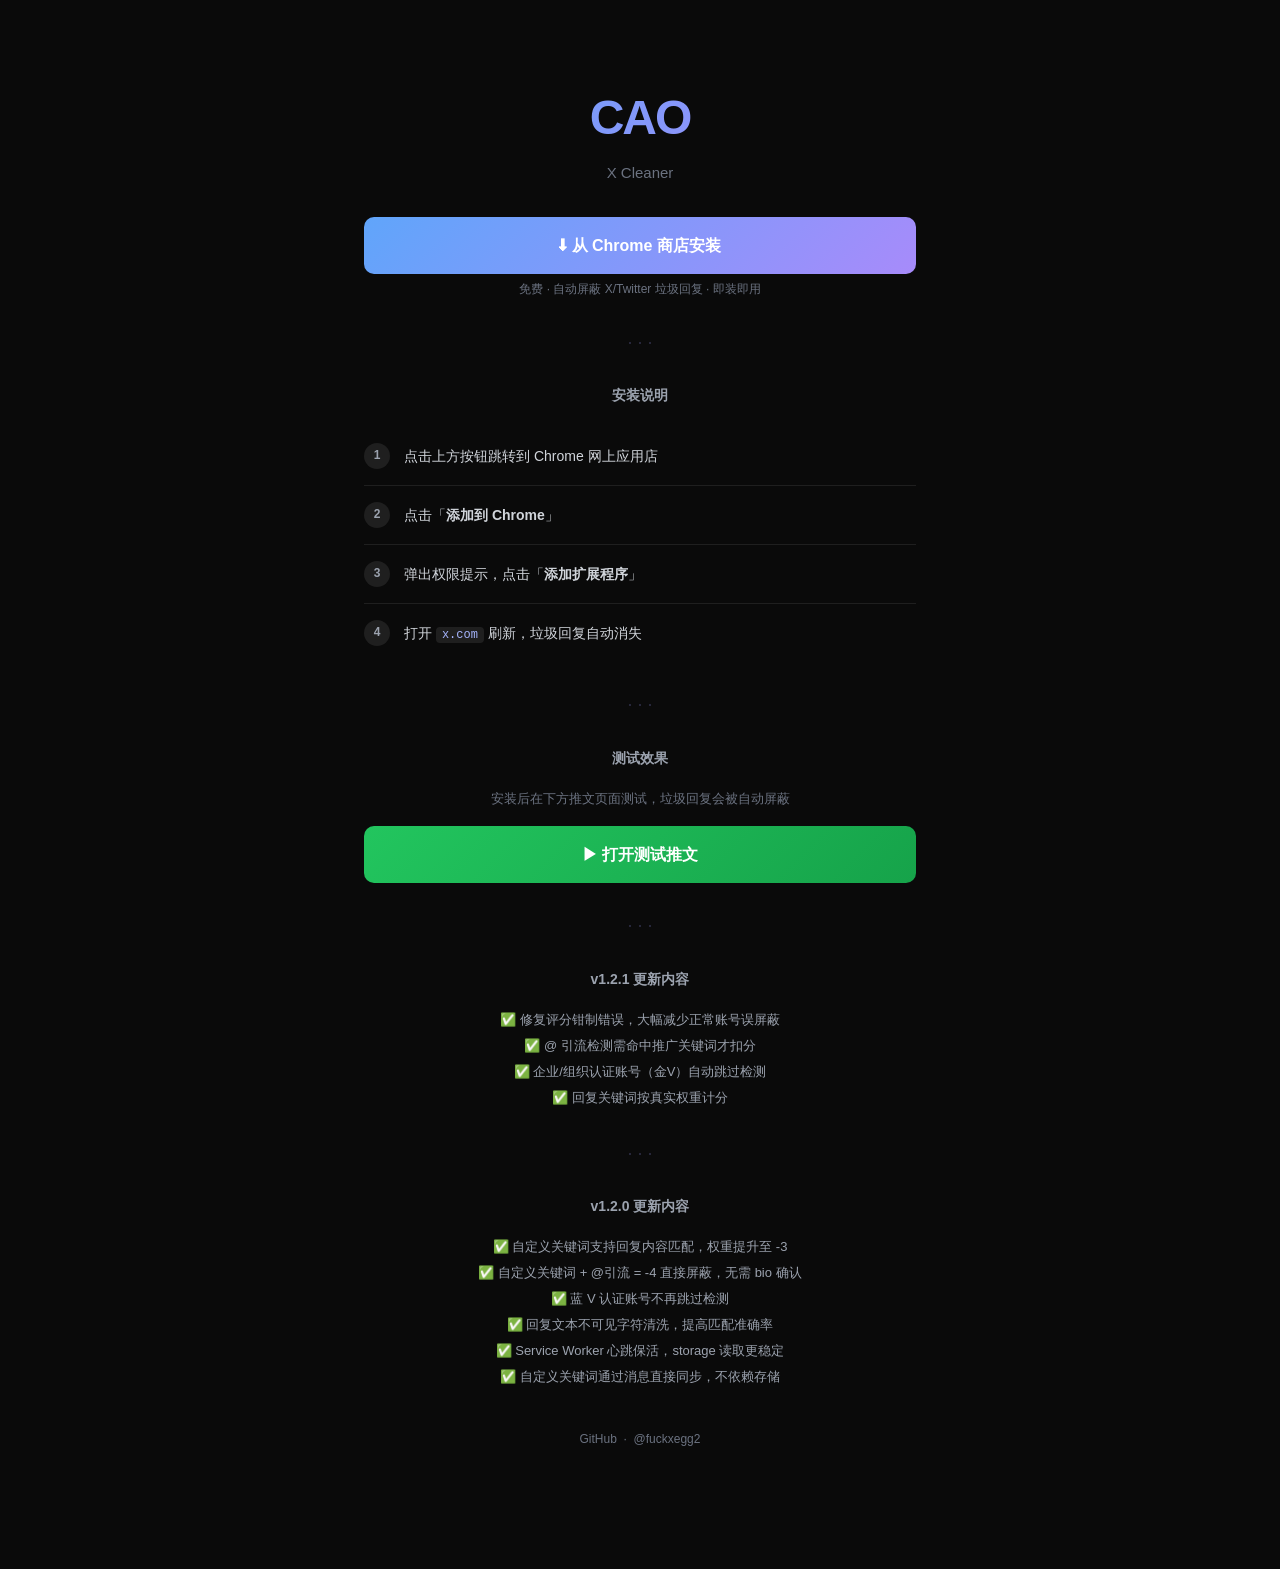
<file: index.html>
<!doctype html>
<html lang="zh-CN">
<head>
  <meta charset="utf-8">
  <meta name="viewport" content="width=device-width, initial-scale=1">
  <title>CAO · Clean Accounts Optimizer</title>
  <meta name="description" content="CAO · Clean Accounts Optimizer — 自动屏蔽 X/Twitter 垃圾内容，装上即用。">
  <meta property="og:title" content="CAO · Clean Accounts Optimizer">
  <meta property="og:description" content="CAO · Clean Accounts Optimizer — 自动屏蔽 X/Twitter 垃圾内容，装上即用。">
  <style>
    * { box-sizing: border-box; margin: 0; padding: 0; }
    body {
      font-family: -apple-system, BlinkMacSystemFont, "Segoe UI", Arial, sans-serif;
      background: #0a0a0a;
      color: #e5e7eb;
      line-height: 1.6;
    }
    .container { max-width: 600px; margin: 0 auto; padding: 80px 24px; }

    .logo {
      text-align: center;
      font-size: 48px; font-weight: 800; letter-spacing: -2px;
      background: linear-gradient(135deg, #60a5fa, #a78bfa);
      -webkit-background-clip: text; -webkit-text-fill-color: transparent;
      margin-bottom: 4px;
    }
    .subtitle {
      text-align: center;
      font-size: 15px; color: #6b7280; margin-bottom: 32px;
    }

    .btn {
      display: block; width: 100%;
      padding: 16px; border-radius: 10px;
      font-size: 16px; font-weight: 700; text-decoration: none;
      text-align: center;
      background: linear-gradient(135deg, #60a5fa, #a78bfa); color: #fff;
      margin-bottom: 6px;
    }
    .btn:hover { opacity: .85; }
    .btn-meta {
      text-align: center; font-size: 12px; color: #6b7280;
      margin-bottom: 24px;
    }

    .divider { text-align: center; color: #2d2d44; font-size: 18px; margin: 28px 0; }

    ol {
      list-style: none; padding: 0;
    }
    ol li {
      counter-increment: step;
      display: flex; gap: 14px;
      padding: 16px 0; border-bottom: 1px solid #1f1f1f;
      font-size: 14px; color: #d1d5db;
    }
    ol li:last-child { border-bottom: none; }
    ol li::before {
      content: counter(step);
      flex-shrink: 0;
      width: 26px; height: 26px;
      border-radius: 50%;
      background: #1f1f1f;
      color: #9ca3af;
      display: flex; align-items: center; justify-content: center;
      font-size: 12px; font-weight: 600;
    }
    ol li div { padding-top: 2px; }
    code {
      background: #1f1f1f; color: #a5b4fc; padding: 1px 6px; border-radius: 4px;
      font-size: 12px;
    }

    .footer { text-align: center; color: #6b7280; font-size: 12px; padding: 40px 0; }
    .footer a { color: #6b7280; text-decoration: none; }
    .footer a:hover { color: #9ca3af; }

    @media (max-width: 600px) {
      .container { padding: 48px 20px; }
      .logo { font-size: 36px; }
    }
  </style>
</head>
<body>
  <div class="container">

    <div class="logo">CAO</div>
    <div class="subtitle">X Cleaner</div>

    <a class="btn" href="https://chromewebstore.google.com/detail/cao-%E2%80%94-clean-accounts-opti/fjjblfjdddmkidnealikcjdolcjlilob" target="_blank">⬇ 从 Chrome 商店安装</a>
    <div class="btn-meta">免费 · 自动屏蔽 X/Twitter 垃圾回复 · 即装即用</div>

    <div class="divider">· · ·</div>

    <h2 style="font-size:14px;font-weight:700;text-align:center;color:#9ca3af;margin-bottom:20px;">安装说明</h2>

    <ol>
      <li><div>点击上方按钮跳转到 Chrome 网上应用店</div></li>
      <li><div>点击「<strong>添加到 Chrome</strong>」</div></li>
      <li><div>弹出权限提示，点击「<strong>添加扩展程序</strong>」</div></li>
      <li><div>打开 <code>x.com</code> 刷新，垃圾回复自动消失</div></li>
    </ol>

    <div class="divider">· · ·</div>

    <h2 style="font-size:14px;font-weight:700;text-align:center;color:#9ca3af;margin-bottom:20px;">测试效果</h2>
    <p style="text-align:center;font-size:13px;color:#6b7280;margin-bottom:16px;">安装后在下方推文页面测试，垃圾回复会被自动屏蔽</p>
    <a class="btn" style="background:linear-gradient(135deg,#22c55e,#16a34a)" href="https://x.com/fuckxegg2/status/2082507826430386328" target="_blank">▶ 打开测试推文</a>

    <div class="divider">· · ·</div>

    <h2 style="font-size:14px;font-weight:700;text-align:center;color:#9ca3af;margin-bottom:16px;">v1.2.1 更新内容</h2>
    <ul style="font-size:13px;color:#9ca3af;list-style:none;padding:0;text-align:center;line-height:2;">
      <li>✅ 修复评分钳制错误，大幅减少正常账号误屏蔽</li>
      <li>✅ @ 引流检测需命中推广关键词才扣分</li>
      <li>✅ 企业/组织认证账号（金V）自动跳过检测</li>
      <li>✅ 回复关键词按真实权重计分</li>
    </ul>

    <div class="divider">· · ·</div>

    <h2 style="font-size:14px;font-weight:700;text-align:center;color:#9ca3af;margin-bottom:16px;">v1.2.0 更新内容</h2>
    <ul style="font-size:13px;color:#9ca3af;list-style:none;padding:0;text-align:center;line-height:2;">
      <li>✅ 自定义关键词支持回复内容匹配，权重提升至 -3</li>
      <li>✅ 自定义关键词 + @引流 = -4 直接屏蔽，无需 bio 确认</li>
      <li>✅ 蓝 V 认证账号不再跳过检测</li>
      <li>✅ 回复文本不可见字符清洗，提高匹配准确率</li>
      <li>✅ Service Worker 心跳保活，storage 读取更稳定</li>
      <li>✅ 自定义关键词通过消息直接同步，不依赖存储</li>
    </ul>

    <div class="footer">
      <a href="https://github.com/hoosin933767/cao" target="_blank">GitHub</a>
      &nbsp;·&nbsp;
      <a href="https://x.com/fuckxegg2" target="_blank">@fuckxegg2</a>
    </div>

  </div>
</body>
</html>
</file>
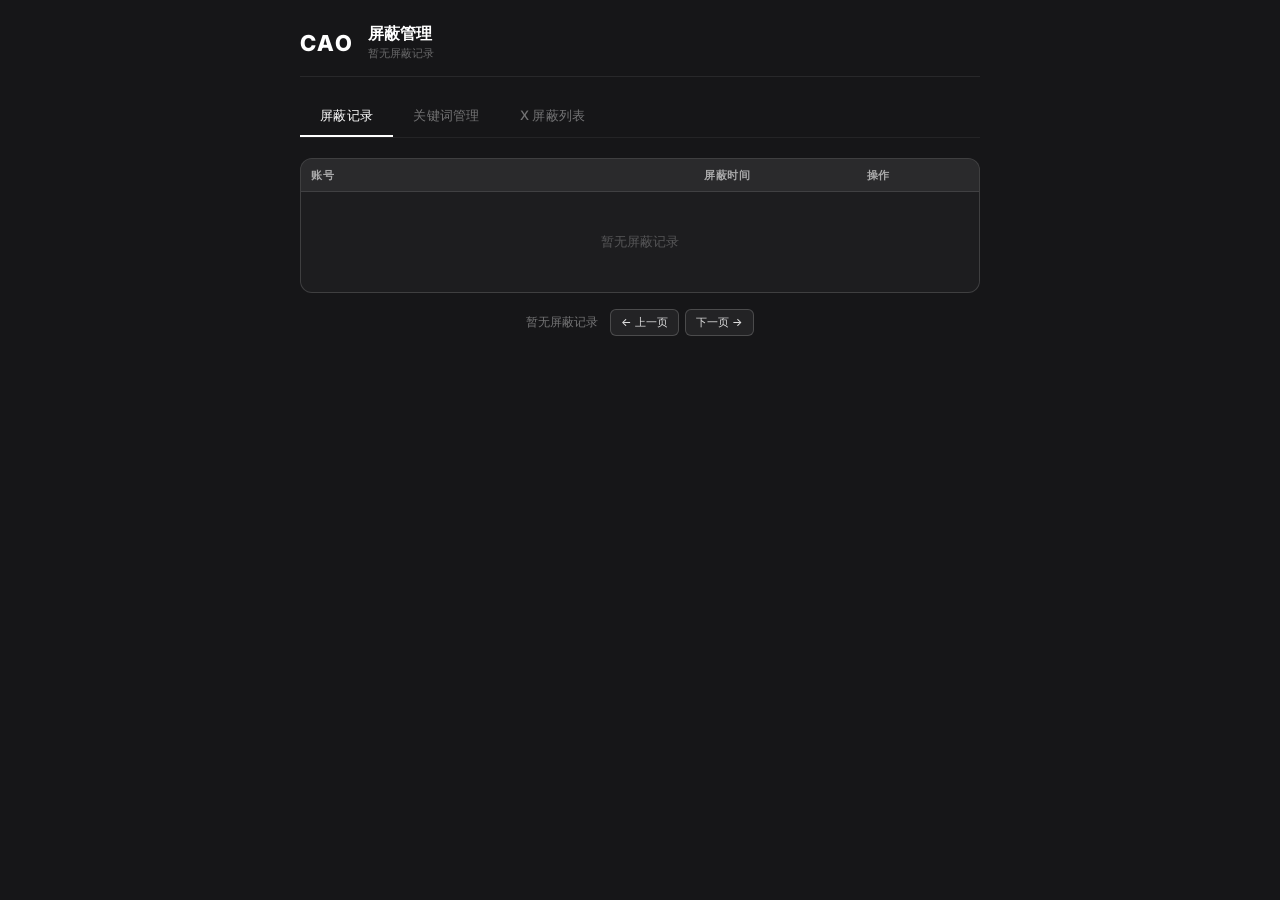
<file: extension/block.html>
<!doctype html>
<html lang="zh-CN">
  <head>
    <meta charset="utf-8">
    <meta name="viewport" content="width=device-width, initial-scale=1">
    <title>CAO · 屏蔽管理</title>
    <link rel="stylesheet" href="block.css">
  </head>
  <body>

    <div class="page-wrap">

      <!-- Header -->
      <header class="page-header">
        <div class="header-left">
          <span class="header-logo">CAO</span>
          <div class="header-title-area">
            <h1>屏蔽管理</h1>
            <p id="historySummary">加载中…</p>
          </div>
        </div>
      </header>

      <!-- Tab Navigation -->
      <nav class="tab-nav" id="mainTabs">
        <button class="tab-btn active" data-tab="history">屏蔽记录</button>
        <button class="tab-btn" data-tab="keywords">关键词管理</button>
        <button class="tab-btn" data-tab="blocked">X 屏蔽列表</button>
      </nav>

      <!-- Tab: 屏蔽记录 -->
      <div class="tab-content active" id="tab-history">
        <div class="glass-card section" style="padding:0;overflow:hidden;">
          <div class="table-wrap" style="border:none;border-radius:0;">
            <table>
              <colgroup>
                <col class="col-account">
                <col class="col-time">
                <col class="col-action">
              </colgroup>
              <thead>
                <tr>
                  <th>账号</th>
                  <th>屏蔽时间</th>
                  <th>操作</th>
                </tr>
              </thead>
              <tbody id="historyBody"></tbody>
            </table>
            <div id="historyEmpty" class="empty-state">暂无屏蔽记录</div>
          </div>
        </div>
        <footer class="pagination">
          <span id="historyPageInfo"></span>
          <div class="pagination-btns">
            <button id="historyPrevBtn" type="button" class="btn btn-sm">← 上一页</button>
            <button id="historyNextBtn" type="button" class="btn btn-sm">下一页 →</button>
          </div>
        </footer>
      </div>

      <!-- Tab: 关键词管理 -->
      <div class="tab-content" id="tab-keywords">
        <section class="glass-card kw-section">
          <div class="section-header">
            <h2>关键词管理 <span id="kwCount" class="count">(0)</span></h2>
          </div>
          <p class="kw-desc">自定义关键词可手动添加或删除。系统内置为固定规则。</p>
          <div class="kw-tabs" id="kwTabs">
            <button class="kw-tab active" data-cat="keywords">关键词</button>
            <button class="kw-tab" data-cat="redirect">引流词</button>
          </div>
          <div class="kw-list" id="kwList"><div class="kw-empty">加载中…</div></div>
          <div class="kw-add">
            <input id="kwInput" type="text" placeholder="输入新关键词">
            <button id="kwAddBtn" type="button" class="btn btn-primary">添加</button>
          </div>
          <p id="kwInfo" class="kw-info"></p>
        </section>
      </div>

      <!-- Tab: X 屏蔽列表 -->
      <div class="tab-content" id="tab-blocked">
        <section class="glass-card blocked-section">
          <div class="section-header">
            <h2>X 屏蔽列表 <span id="blockedCount" class="count">(0)</span></h2>
            <div class="blocked-actions">
              <button id="syncBlockedBtn" type="button" class="btn btn-primary">从 X 同步</button>
              <span id="blockedStatus"></span>
            </div>
          </div>
          <div id="blockedList" class="blocked-list"><div class="kw-empty">暂无数据</div></div>
        </section>
      </div>

    </div>

    <script src="block.js"></script>
  </body>
</html>
</file>
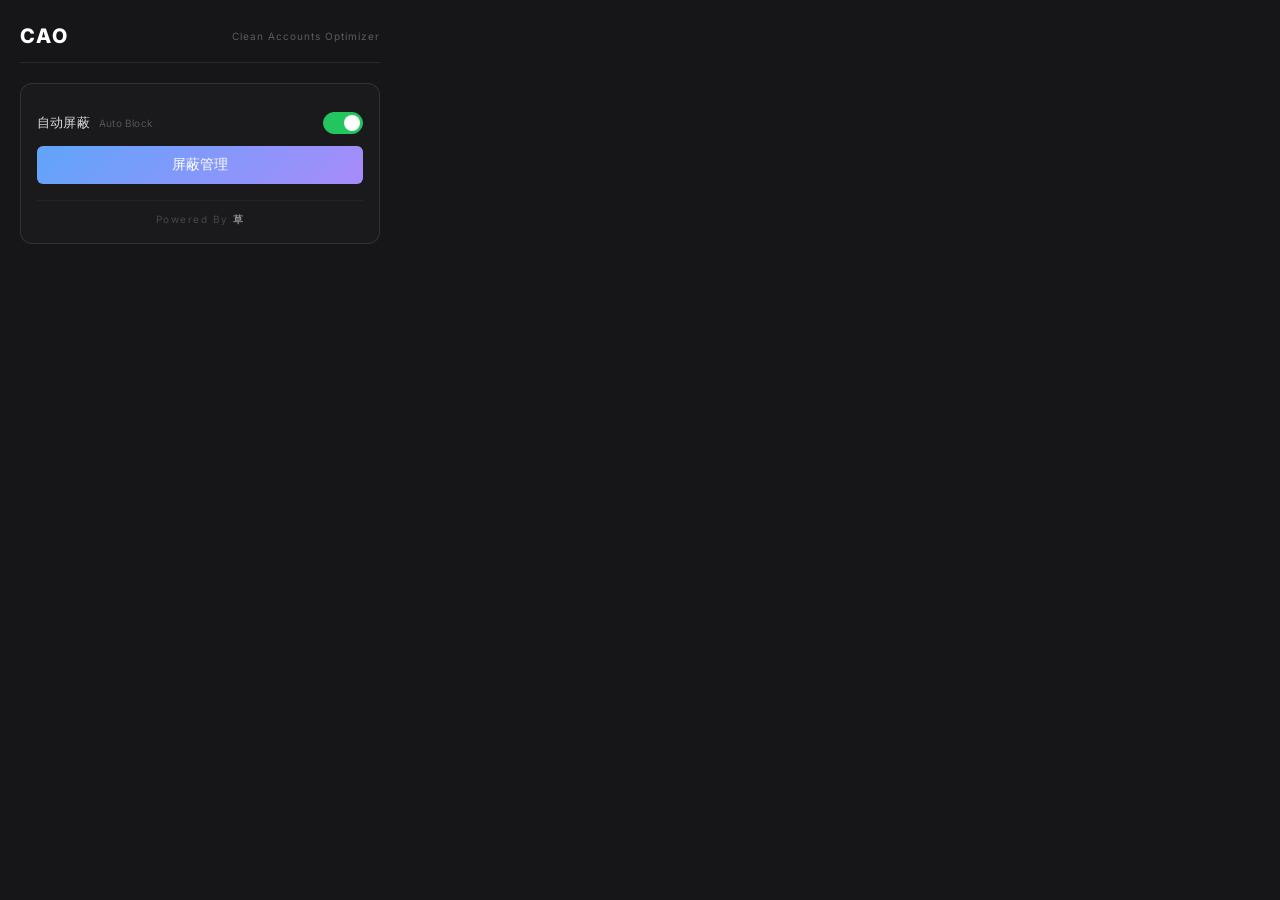
<file: extension/popup.html>
<!DOCTYPE html>
<html lang="zh-CN">
<head>
  <meta charset="UTF-8" />
  <meta name="viewport" content="width=device-width, initial-scale=1.0" />
  <title>CAO · X Cleaner</title>
  <link rel="stylesheet" href="popup.css" />
</head>
<body>

  <div class="ui-wrap">

    <!-- Header -->
    <div class="header">
      <span class="header-logo">CAO</span>
      <span class="header-logo-sub">Clean Accounts Optimizer</span>
    </div>

    <!-- Settings Card -->
    <div class="card">

      <!-- Toggle: Auto Block -->
      <label class="toggle-row">
        <span class="toggle-label">
          自动屏蔽
          <span class="toggle-hint">Auto Block</span>
        </span>
        <span class="toggle-switch">
          <input type="checkbox" id="autoBlockCheckbox" checked />
          <span class="toggle-slider"></span>
        </span>
      </label>

      <!-- Buttons -->
      <button class="btn-main" id="reportBtn">
        屏蔽管理
      </button>

      <!-- Footer -->
      <div class="footer">
        Powered By
        <a href="https://x.com/fuckxegg2" target="_blank" rel="noopener noreferrer" class="footer-link">草</a>
      </div>

    </div>

  </div>

  <script src="popup.js"></script>
</body>
</html>
</file>
<file: extension/block.css>
@import url('https://fonts.googleapis.com/css2?family=Inter:wght@400;500;600;700;800&display=swap');

* {
  box-sizing: border-box;
  margin: 0;
  padding: 0;
}

body {
  background: #161618;
  color: #fff;
  font-family: 'Inter', system-ui, -apple-system, sans-serif;
  min-height: 100vh;
  line-height: 1.5;
}

.page-wrap {
  max-width: 720px;
  margin: 0 auto;
  padding: 24px 20px 40px;
}

/* ===== Header ===== */
.page-header {
  display: flex;
  align-items: center;
  justify-content: space-between;
  margin-bottom: 20px;
  padding-bottom: 14px;
  border-bottom: 1px solid rgba(255, 255, 255, 0.08);
}

.header-left {
  display: flex;
  align-items: center;
  gap: 14px;
}

.header-logo {
  font-size: 22px;
  font-weight: 800;
  color: #fff;
  letter-spacing: 2px;
  user-select: none;
  line-height: 1;
}

.header-title-area h1 {
  font-size: 16px;
  font-weight: 600;
  color: #fff;
  margin: 0;
  line-height: 1.2;
}

.header-title-area p {
  font-size: 11px;
  color: rgba(255, 255, 255, 0.35);
  margin: 2px 0 0;
}

.header-actions {
  display: flex;
  align-items: center;
  gap: 12px;
}

/* ===== Tab Navigation ===== */
.tab-nav {
  display: flex;
  gap: 0;
  margin-bottom: 0;
  border-bottom: 1px solid rgba(255, 255, 255, 0.06);
}

.tab-btn {
  padding: 10px 20px;
  background: none;
  border: none;
  color: rgba(255, 255, 255, 0.4);
  font-size: 13px;
  font-weight: 500;
  font-family: 'Inter', system-ui, sans-serif;
  cursor: pointer;
  border-bottom: 2px solid transparent;
  transition: all 0.2s ease;
  letter-spacing: 0.3px;
}

.tab-btn:hover {
  color: rgba(255, 255, 255, 0.7);
}

.tab-btn.active {
  color: #fff;
  border-bottom-color: #fff;
}

.tab-content {
  display: none;
  padding-top: 20px;
}

.tab-content.active {
  display: block;
}

/* ===== Glass Card ===== */
.glass-card {
  border: 1px solid rgba(255, 255, 255, 0.15);
  border-radius: 12px;
  background: rgba(255, 255, 255, 0.03);
  padding: 20px;
  width: 100%;
}

.section {
  margin-bottom: 16px;
}

/* ===== Toggle Switch (shared with popup) ===== */
.toggle-switch {
  position: relative;
  width: 40px;
  height: 22px;
  flex-shrink: 0;
}

.toggle-switch input {
  opacity: 0;
  width: 0;
  height: 0;
}

.toggle-slider {
  position: absolute;
  cursor: pointer;
  top: 0;
  left: 0;
  right: 0;
  bottom: 0;
  background: rgba(255, 255, 255, 0.1);
  border-radius: 22px;
  transition: all 0.3s ease;
  border: 1px solid rgba(255, 255, 255, 0.08);
}

.toggle-slider::before {
  content: "";
  position: absolute;
  height: 16px;
  width: 16px;
  left: 2px;
  bottom: 2px;
  background: rgba(255, 255, 255, 0.6);
  border-radius: 50%;
  transition: all 0.3s ease;
}

.toggle-switch input:checked + .toggle-slider {
  background: #22c55e;
  border-color: #22c55e;
}

.toggle-switch input:checked + .toggle-slider::before {
  transform: translateX(18px);
  background: #fff;
}

/* ===== Table ===== */
.table-wrap {
  overflow-x: auto;
}

table {
  width: 100%;
  table-layout: fixed;
  border-collapse: collapse;
  font-size: 13px;
}

col.col-account {
  width: 58%;
}

col.col-time {
  width: 24%;
}

col.col-action {
  width: 18%;
}

thead th {
  text-align: left;
  padding: 8px 10px;
  font-weight: 600;
  color: rgba(255, 255, 255, 0.6);
  font-size: 11px;
  text-transform: uppercase;
  letter-spacing: 0.5px;
  border-bottom: 1px solid rgba(255, 255, 255, 0.1);
  background: rgba(255, 255, 255, 0.06);
}

tbody td {
  padding: 8px 10px;
  border-bottom: 1px solid rgba(255, 255, 255, 0.08);
  vertical-align: middle;
}

tbody tr:hover {
  background: rgba(255, 255, 255, 0.04);
}

tbody tr:last-child td {
  border-bottom: none;
}

.account-cell {
  display: flex;
  align-items: center;
  gap: 8px;
}

.avatar {
  width: 28px;
  height: 28px;
  border-radius: 50%;
  object-fit: cover;
  flex-shrink: 0;
  background: rgba(255, 255, 255, 0.05);
}

.avatar-placeholder {
  width: 28px;
  height: 28px;
  border-radius: 50%;
  background: rgba(255, 255, 255, 0.06);
  flex-shrink: 0;
  display: flex;
  align-items: center;
  justify-content: center;
  font-size: 12px;
  color: rgba(255, 255, 255, 0.3);
}

.account-name {
  font-weight: 500;
  color: #fff;
  max-width: 180px;
  overflow: hidden;
  text-overflow: ellipsis;
  white-space: nowrap;
}

.account-handle {
  font-size: 11px;
  color: rgba(255, 255, 255, 0.35);
}

.time-cell {
  font-size: 12px;
  color: rgba(255, 255, 255, 0.5);
}

.action-cell {
  text-align: right;
}

/* ===== Buttons ===== */
.btn {
  display: inline-flex;
  align-items: center;
  justify-content: center;
  padding: 7px 14px;
  border: 1px solid rgba(255, 255, 255, 0.18);
  border-radius: 6px;
  background: rgba(255, 255, 255, 0.06);
  color: rgba(255, 255, 255, 0.85);
  font-size: 12px;
  font-weight: 500;
  font-family: 'Inter', system-ui, sans-serif;
  cursor: pointer;
  transition: all 0.2s ease;
  gap: 4px;
}

.btn:hover {
  background: rgba(255, 255, 255, 0.12);
  border-color: rgba(255, 255, 255, 0.3);
}

.btn-sm {
  padding: 5px 10px;
  font-size: 11px;
}

.btn-danger {
  border-color: rgba(255, 80, 80, 0.35);
  color: rgba(255, 80, 80, 0.85);
}

.btn-danger:hover {
  background: rgba(255, 80, 80, 0.15);
  border-color: rgba(255, 80, 80, 0.5);
  color: #ff6b6b;
}

.btn-primary {
  border-color: rgba(255, 255, 255, 0.25);
  color: #fff;
}

.btn-primary:hover {
  background: rgba(255, 255, 255, 0.12);
  border-color: rgba(255, 255, 255, 0.4);
}

/* ===== Pagination ===== */
.pagination {
  display: flex;
  align-items: center;
  justify-content: center;
  gap: 12px;
  margin-top: 14px;
  font-size: 12px;
  color: rgba(255, 255, 255, 0.4);
}

.pagination-btns {
  display: flex;
  gap: 6px;
}

.blocked-pagination {
  display: flex;
  align-items: center;
  justify-content: center;
  gap: 12px;
  margin-top: 14px;
  padding: 9px 4px;
}

.blocked-page-info {
  font-size: 12px;
  color: rgba(255, 255, 255, 0.4);
}

/* ===== Empty State ===== */
.empty-state {
  text-align: center;
  padding: 40px 20px;
  color: rgba(255, 255, 255, 0.25);
  font-size: 13px;
}

/* ===== Keywords ===== */
.kw-section {
  margin-bottom: 16px;
}

.section-header {
  display: flex;
  align-items: center;
  justify-content: space-between;
  margin-bottom: 12px;
}

.section-header h2 {
  font-size: 14px;
  font-weight: 600;
  color: #fff;
}

.count {
  font-size: 12px;
  font-weight: 400;
  color: rgba(255, 255, 255, 0.35);
  margin-left: 4px;
}

.kw-desc {
  font-size: 12px;
  color: rgba(255, 255, 255, 0.35);
  margin-bottom: 14px;
  line-height: 1.5;
}

.kw-tabs {
  display: flex;
  gap: 0;
  margin-bottom: 12px;
  border-bottom: 1px solid rgba(255, 255, 255, 0.06);
}

.kw-tab {
  padding: 8px 14px;
  background: none;
  border: none;
  border-bottom: 2px solid transparent;
  color: rgba(255, 255, 255, 0.4);
  font-size: 12px;
  font-weight: 500;
  font-family: 'Inter', system-ui, sans-serif;
  cursor: pointer;
  transition: all 0.2s;
}

.kw-tab.active {
  color: #fff;
  border-bottom-color: #fff;
}

.kw-list {
  margin-bottom: 12px;
}

.kw-subtitle {
  font-size: 11px;
  color: rgba(255, 255, 255, 0.3);
  margin-bottom: 6px;
  letter-spacing: 0.5px;
}

.kw-chip {
  display: inline-flex;
  align-items: center;
  gap: 4px;
  margin: 3px 4px 3px 0;
  padding: 4px 10px;
  border-radius: 4px;
  font-size: 12px;
  background: rgba(255, 255, 255, 0.06);
  color: rgba(255, 255, 255, 0.7);
}

.kw-chip.kw-system {
  background: rgba(255, 255, 255, 0.1);
  color: rgba(255, 255, 255, 0.5);
}

.kw-chip .kw-del {
  cursor: pointer;
  color: rgba(255, 255, 255, 0.25);
  font-size: 14px;
  line-height: 1;
  transition: color 0.2s;
}

.kw-chip .kw-del:hover {
  color: rgba(255, 80, 80, 0.7);
}

.kw-empty {
  text-align: center;
  padding: 30px 20px;
  color: rgba(255, 255, 255, 0.2);
  font-size: 13px;
}

.kw-add {
  display: flex;
  gap: 6px;
}

.kw-add input {
  flex: 1;
  padding: 8px 10px;
  border: 1px solid rgba(255, 255, 255, 0.1);
  border-radius: 6px;
  background: rgba(255, 255, 255, 0.03);
  color: #fff;
  font-size: 12px;
  font-family: 'Inter', system-ui, sans-serif;
  outline: none;
  transition: border-color 0.2s;
}

.kw-add input:focus {
  border-color: rgba(255, 255, 255, 0.3);
}

.kw-add input::placeholder {
  color: rgba(255, 255, 255, 0.2);
}

.kw-add select {
  padding: 8px 10px;
  border: 1px solid rgba(255, 255, 255, 0.1);
  border-radius: 6px;
  background: rgba(255, 255, 255, 0.03);
  color: rgba(255, 255, 255, 0.7);
  font-size: 12px;
  font-family: 'Inter', system-ui, sans-serif;
  outline: none;
  cursor: pointer;
}

.kw-add select:focus {
  border-color: rgba(255, 255, 255, 0.3);
}

#kwInfo {
  font-size: 11px;
  color: rgba(255, 255, 255, 0.25);
  margin-top: 10px;
}

/* ===== Blocked List ===== */
.blocked-section {
  margin-bottom: 16px;
}

.blocked-actions {
  display: flex;
  align-items: center;
  gap: 8px;
}

#blockedStatus {
  font-size: 11px;
  color: rgba(255, 255, 255, 0.3);
}

/* ===== History Avatars ===== */
.history-account {
  display: flex;
  align-items: center;
  gap: 8px;
  text-decoration: none;
  color: inherit;
  min-width: 0;
}

.history-text-wrap {
  display: flex;
  flex-direction: column;
  min-width: 0;
  flex: 1;
  overflow: hidden;
}

.history-account:hover .history-name {
  color: #fff;
  opacity: 0.85;
}

.history-account:hover .history-handle {
  color: rgba(255, 255, 255, 0.65);
}

.history-name {
  font-weight: 500;
  color: #fff;
  overflow: hidden;
  text-overflow: ellipsis;
  white-space: nowrap;
}

.history-handle {
  font-size: 11px;
  color: rgba(255, 255, 255, 0.45);
  overflow: hidden;
  text-overflow: ellipsis;
  white-space: nowrap;
}

.history-reply {
  font-size: 11px;
  color: rgba(255, 255, 255, 0.3);
  overflow: hidden;
  text-overflow: ellipsis;
  display: -webkit-box;
  -webkit-line-clamp: 2;
  -webkit-box-orient: vertical;
  margin-top: 2px;
  line-height: 1.3;
}

.date-cell {
  font-size: 12px;
  color: rgba(255, 255, 255, 0.5);
}

.history-avatar,
.blocked-avatar {
  width: 28px;
  height: 28px;
  border-radius: 50%;
  object-fit: cover;
  flex-shrink: 0;
  background: rgba(255, 255, 255, 0.05);
}

.history-avatar-placeholder,
.blocked-avatar-placeholder {
  display: inline-flex;
  align-items: center;
  justify-content: center;
  width: 28px;
  height: 28px;
  border-radius: 50%;
  background: rgba(255, 255, 255, 0.06);
  font-size: 12px;
  color: rgba(255, 255, 255, 0.3);
  flex-shrink: 0;
}

/* ===== Unblock Button ===== */
.unblock-btn {
  display: inline-flex;
  align-items: center;
  justify-content: center;
  padding: 4px 8px;
  border: 1px solid rgba(255, 80, 80, 0.4);
  border-radius: 6px;
  background: rgba(255, 80, 80, 0.12);
  color: rgba(255, 80, 80, 0.85);
  font-size: 11px;
  font-weight: 600;
  font-family: 'Inter', system-ui, sans-serif;
  cursor: pointer;
  transition: all 0.2s ease;
  white-space: nowrap;
}

.unblock-btn:hover:not(:disabled) {
  background: rgba(255, 80, 80, 0.22);
  border-color: rgba(255, 80, 80, 0.6);
  color: #ff6b6b;
}

.unblock-btn:disabled {
  opacity: 0.4;
  cursor: default;
}

/* ===== 链接通用样式 ===== */
a {
  color: #60a5fa;
  text-decoration: none;
}
a:hover {
  color: #93c5fd;
  text-decoration: underline;
}

.history-tweet-link {
  color: rgba(255, 255, 255, 0.35);
  font-size: 11px;
  margin-left: 4px;
}
.history-tweet-link:hover {
  color: #60a5fa;
}

/* ===== Blocked Page Button ===== */
.blocked-page-btn {
  display: inline-flex;
  align-items: center;
  justify-content: center;
  padding: 6px 12px;
  border: 1px solid rgba(255, 255, 255, 0.16);
  border-radius: 6px;
  background: rgba(255, 255, 255, 0.06);
  color: rgba(255, 255, 255, 0.8);
  font-size: 12px;
  font-weight: 500;
  font-family: 'Inter', system-ui, sans-serif;
  cursor: pointer;
  transition: all 0.2s ease;
}

.blocked-page-btn:hover:not(:disabled) {
  background: rgba(255, 255, 255, 0.12);
  border-color: rgba(255, 255, 255, 0.3);
}

.blocked-page-btn:disabled {
  opacity: 0.3;
  cursor: default;
}

/* ===== Blocked Avatar Link ===== */
.blocked-avatar-link {
  display: inline-flex;
  text-decoration: none;
}

.blocked-info-block {
  display: flex;
  flex-direction: column;
  text-decoration: none;
  color: inherit;
  min-width: 0;
}

.blocked-info-block:hover .blocked-name {
  color: rgba(255, 255, 255, 0.9);
}

.blocked-name {
  font-weight: 500;
  color: #fff;
  font-size: 13px;
  overflow: hidden;
  text-overflow: ellipsis;
  white-space: nowrap;
}

.blocked-handle-row {
  font-size: 11px;
  color: rgba(255, 255, 255, 0.35);
  margin-top: 1px;
}

.blocked-handle-followers {
  color: rgba(255, 255, 255, 0.2);
}

.blocked-item-wrap {
  display: flex;
  align-items: center;
  gap: 10px;
  padding: 9px 4px;
  border-bottom: 1px solid rgba(255, 255, 255, 0.08);
}

.blocked-item-wrap .unblock-btn {
  margin-left: auto;
}

.blocked-item-wrap:last-child {
  border-bottom: none;
}

/* ===== Scrollbar ===== */
::-webkit-scrollbar {
  width: 6px;
}

::-webkit-scrollbar-track {
  background: transparent;
}

::-webkit-scrollbar-thumb {
  background: rgba(255, 255, 255, 0.08);
  border-radius: 3px;
}

::-webkit-scrollbar-thumb:hover {
  background: rgba(255, 255, 255, 0.15);
}
</file>
<file: extension/popup.css>
@import url('https://fonts.googleapis.com/css2?family=Inter:wght@400;500;600;700;800&display=swap');

* {
  box-sizing: border-box;
  margin: 0;
  padding: 0;
}

body {
  width: 400px;
  min-height: 360px;
  background: #161618;
  font-family: 'Inter', system-ui, -apple-system, sans-serif;
  color: #fff;
  overflow-x: hidden;
  overflow-y: auto;
}

/* ===== UI Container ===== */
.ui-wrap {
  position: relative;
  z-index: 1;
  padding: 24px 20px 20px;
  display: flex;
  flex-direction: column;
  min-height: 360px;
}

/* ===== Header ===== */
.header {
  display: flex;
  align-items: center;
  justify-content: space-between;
  margin-bottom: 20px;
  padding-bottom: 14px;
  border-bottom: 1px solid rgba(255, 255, 255, 0.08);
}

.header-logo {
  font-size: 20px;
  font-weight: 800;
  color: #fff;
  letter-spacing: 2px;
  user-select: none;
}

.header-logo-sub {
  font-size: 10px;
  font-weight: 400;
  color: rgba(255, 255, 255, 0.3);
  letter-spacing: 1px;
}

/* ===== Card ===== */
.card {
  border: 1px solid rgba(255, 255, 255, 0.1);
  border-radius: 12px;
  background: rgba(255, 255, 255, 0.02);
  padding: 16px 16px;
  width: 100%;
}

/* ===== Toggle Rows ===== */
.toggle-row {
  display: flex;
  align-items: center;
  justify-content: space-between;
  padding: 11px 4px;
  cursor: pointer;
  user-select: none;
  border-top: 1px solid rgba(255, 255, 255, 0.04);
  transition: background 0.2s;
  border-radius: 6px;
  margin: 1px -4px;
}

.toggle-row:hover {
  background: rgba(255, 255, 255, 0.03);
}

.toggle-row:first-child {
  border-top: none;
}

.toggle-label {
  color: rgba(255, 255, 255, 0.85);
  font-size: 13px;
  font-weight: 500;
  letter-spacing: 0.2px;
}

.toggle-hint {
  font-size: 10px;
  color: rgba(255, 255, 255, 0.25);
  font-weight: 400;
  margin-left: 6px;
}

/* ===== Toggle Switch (monochrome) ===== */
.toggle-switch {
  position: relative;
  width: 40px;
  height: 22px;
  flex-shrink: 0;
}

.toggle-switch input {
  opacity: 0;
  width: 0;
  height: 0;
}

.toggle-slider {
  position: absolute;
  cursor: pointer;
  top: 0;
  left: 0;
  right: 0;
  bottom: 0;
  background: rgba(255, 255, 255, 0.1);
  border-radius: 22px;
  transition: all 0.3s ease;
  border: 1px solid rgba(255, 255, 255, 0.08);
}

.toggle-slider::before {
  content: "";
  position: absolute;
  height: 16px;
  width: 16px;
  left: 2px;
  bottom: 2px;
  background: rgba(255, 255, 255, 0.6);
  border-radius: 50%;
  transition: all 0.3s ease;
}

.toggle-switch input:checked + .toggle-slider {
  background: #22c55e;
  border-color: #22c55e;
}

.toggle-switch input:checked + .toggle-slider::before {
  transform: translateX(18px);
  background: #fff;
}

/* ===== Button ===== */
.btn-main {
  width: 100%;
  padding: 10px;
  border: none;
  border-radius: 6px;
  background: linear-gradient(135deg, #60a5fa, #a78bfa);
  color: #fff;
  font-size: 14px;
  font-weight: 500;
  cursor: pointer;
  transition: opacity 0.2s;
}
.btn-main:hover { opacity: 0.85; }

.btn-secondary {
  width: 100%;
  margin-top: 8px;
  padding: 8px;
  border: 1px solid rgba(255,255,255,0.15);
  border-radius: 6px;
  background: transparent;
  color: rgba(255,255,255,0.7);
  font-size: 12px;
  cursor: pointer;
  transition: all 0.2s;
}
.btn-secondary:hover {
  background: rgba(255,255,255,0.06);
  color: #fff;
  border-color: rgba(255,255,255,0.3);
}

/* ===== Footer ===== */
.footer {
  margin-top: 16px;
  padding-top: 12px;
  text-align: center;
  color: rgba(255, 255, 255, 0.2);
  font-size: 10px;
  letter-spacing: 1.5px;
  border-top: 1px solid rgba(255, 255, 255, 0.04);
}

.footer-link {
  color: rgba(255, 255, 255, 0.5);
  text-decoration: none;
  font-weight: 600;
  transition: color 0.2s;
}

.footer-link:hover {
  color: rgba(255, 255, 255, 0.8);
}
</file>
